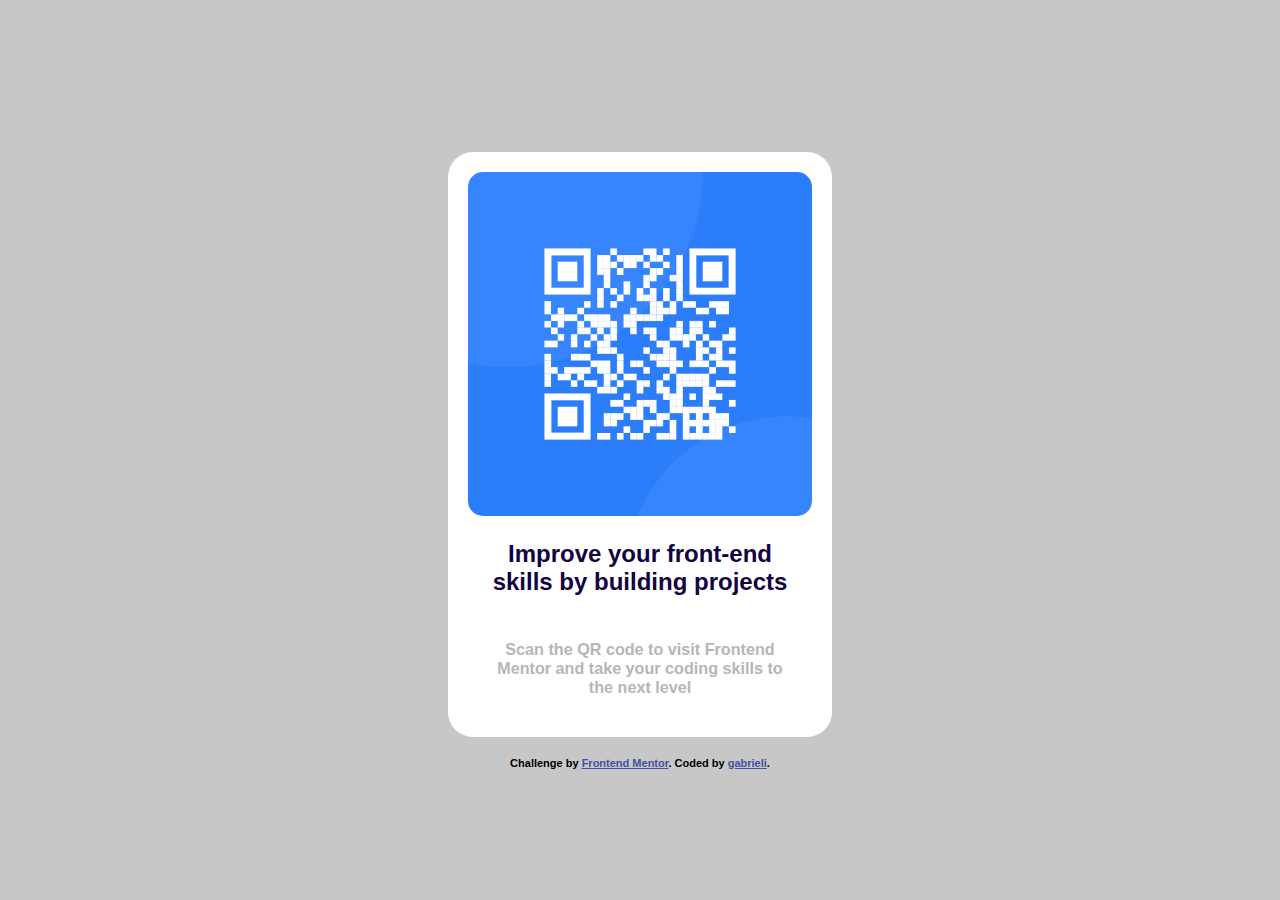
<file: qr-code-component-main/index.html>
<!DOCTYPE html>
<html lang="en">
<head>
  <meta charset="UTF-8">
  <meta name="viewport" content="width=device-width, initial-scale=1.0"> <!-- displays site properly based on user's device -->

  <link rel="icon" type="image/png" sizes="32x32" href="./images/favicon-32x32.png">
  <link rel="stylesheet" href="style.css">
  <title>Frontend Mentor | QR code component</title>

  <!-- Feel free to remove these styles or customise in your own stylesheet 👍 -->
  <style>
    .attribution { font-size: 11px; text-align: center; }
    .attribution a { color: hsl(228, 45%, 44%); }
  </style>
</head>
<body>

  <center><div class="container">
    <img src="/qr-code-component-main/images/image-qr-code.png" alt="qr-code" class="img" >
    <h1 class="title">Improve your front-end skills by building projects</h1>
    <p class="txt">Scan the QR code to visit Frontend Mentor and take your coding skills to the next level</p>
  </div></center>

  <div class="attribution">
    Challenge by <a href="https://www.frontendmentor.io?ref=challenge" target="_blank">Frontend Mentor</a>. 
    Coded by <a href="https://www.facebook.com/profile.php?id=100014323875029" target="_blank">gabrieli</a>.
  </div>
</body>
</html>
</file>
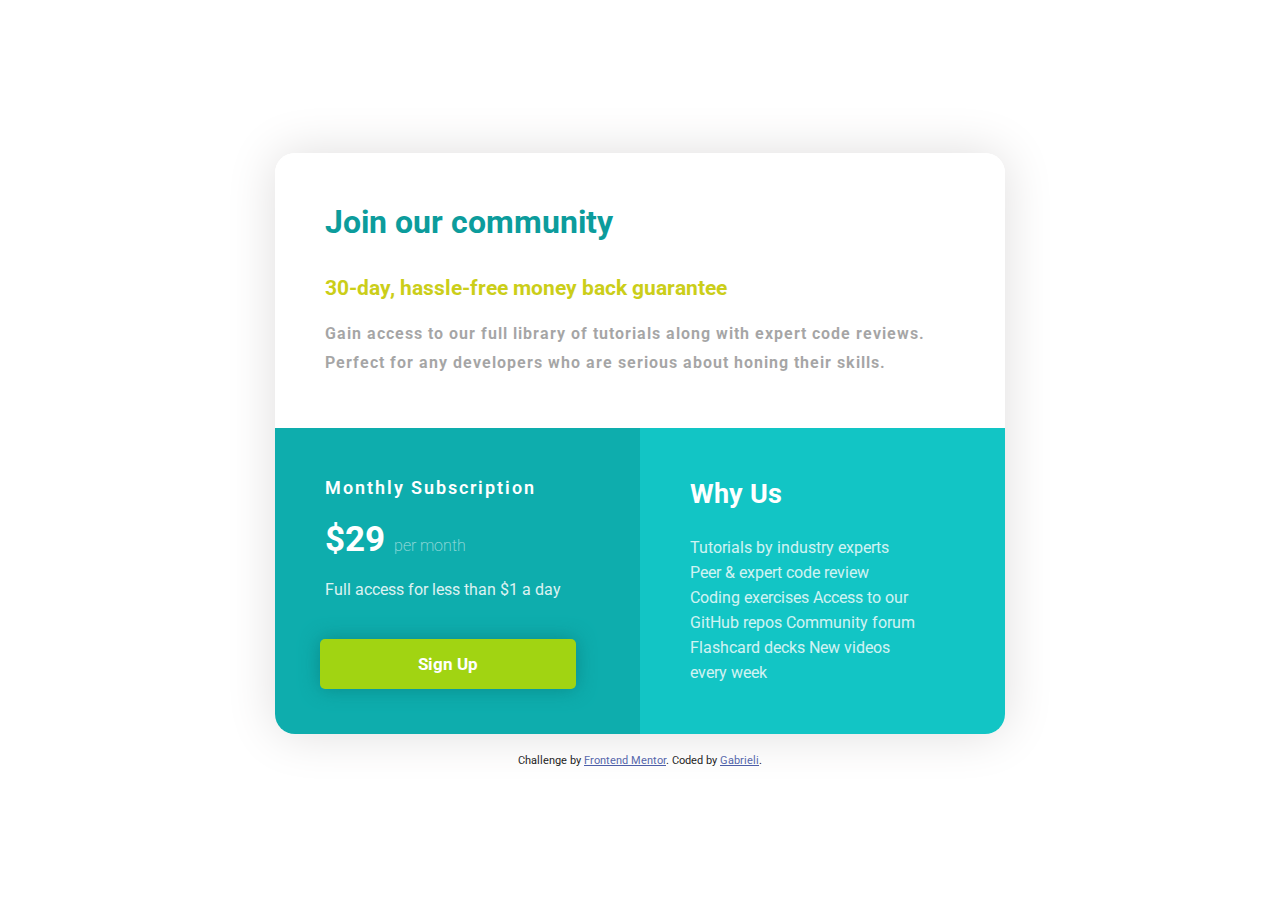
<file: single-price-grid-component-master/index.html>
<!DOCTYPE html>
<html lang="en">
<head>
  <meta charset="UTF-8">
  <meta name="viewport" content="width=device-width, initial-scale=1.0"> <!-- displays site properly based on user's device -->

  <link rel="icon" type="image/png" sizes="32x32" href="./images/favicon-32x32.png">
  
  <title>Frontend Mentor | Single Price Grid Component</title>
  <link rel="stylesheet" href="style.css">

  <!-- Feel free to remove these styles or customise in your own stylesheet 👍 -->
  <style>
    .attribution { font-size: 11px; text-align: center; }
    .attribution a { color: hsl(228, 45%, 44%); }
  </style>
</head>


<body>
   <main>
      <div class="div">
        <div class="first-section">
            <h1>Join our community</h1>
            <h2>30-day, hassle-free money back guarantee</h2>
            <p>
              Gain access to our full library of tutorials along with expert code reviews. 
              Perfect for any developers who are serious about honing their skills.
            </p>
        </div>

        <div class="second-section">
            <h1>Monthly Subscription</h1>
            <p id="usd">&dollar;29 <span>per month</span></p>
            <p id="txt">Full access for less than &dollar;1 a day</p>
            <button>Sign Up</button>
        </div>

        <div class="third-section">
            <h1>Why Us</h1>
            <p>
              Tutorials by industry experts
              Peer &amp; expert code review
              Coding exercises
              Access to our GitHub repos
              Community forum
              Flashcard decks
              New videos every week
          </p>
        </div>
        
      </div>
    </main>
    
  <footer>
    <p class="attribution">
      Challenge by <a href="https://www.frontendmentor.io?ref=challenge" target="_blank">Frontend Mentor</a>. 
      Coded by <a href="https://www.facebook.com/profile.php?id=100014323875029" target="_blank">Gabrieli</a>.
    </p>
  </footer>
</body>
</html>
</file>
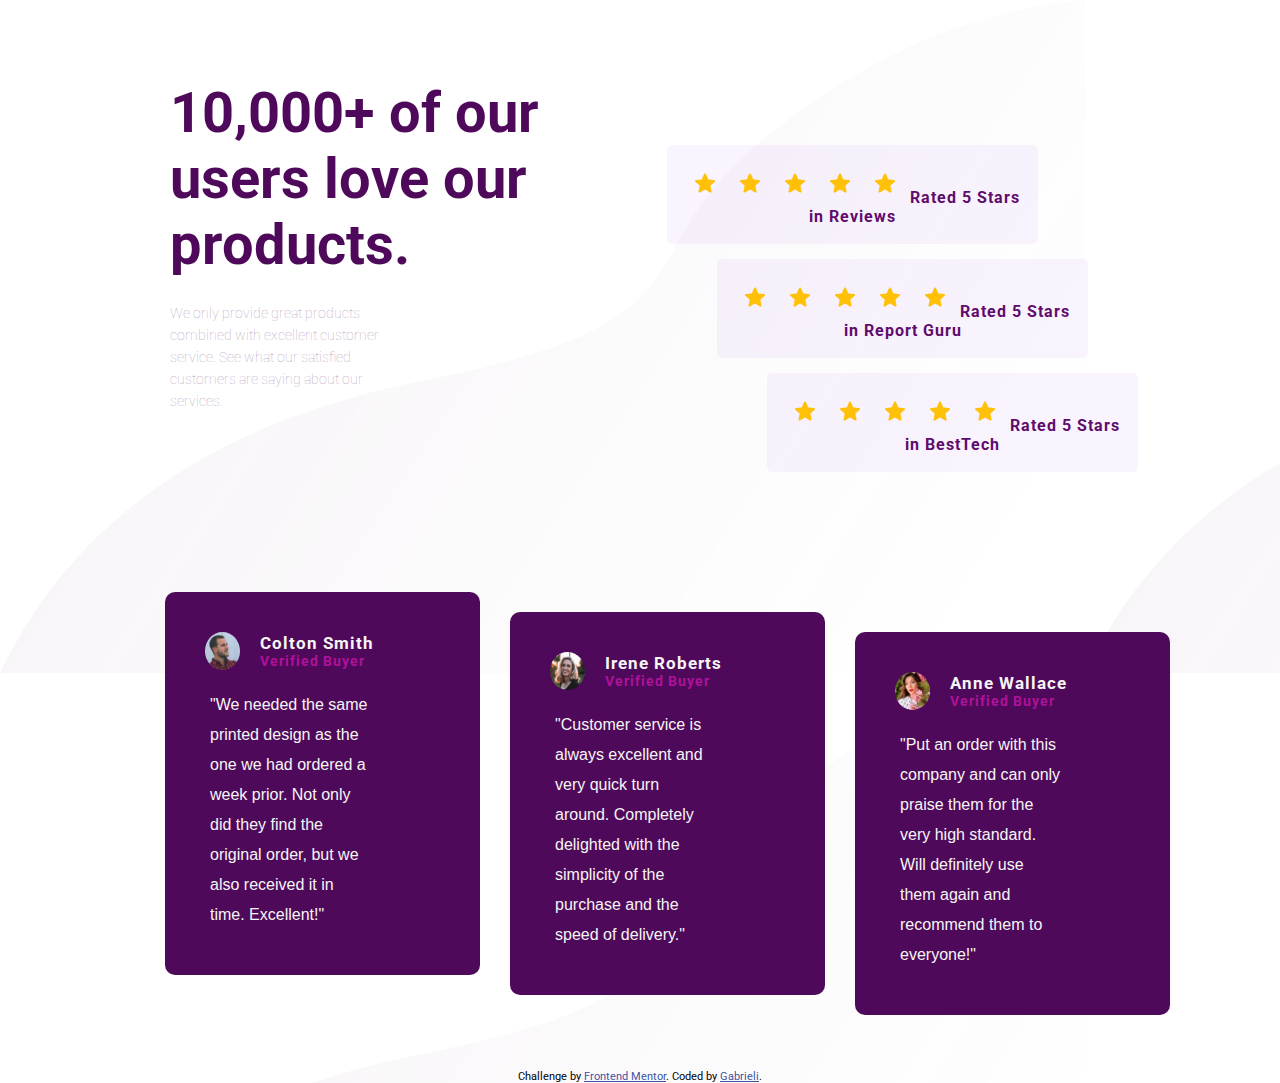
<file: social-proof-section-master/index.html>
<!DOCTYPE html>
<html lang="en">
  <head>
    <meta charset="UTF-8" />
    <meta name="viewport" content="width=device-width, initial-scale=1.0" />
    <!-- displays site properly based on user's device -->

    <link
      rel="icon"
      type="image/png"
      sizes="32x32"
      href="./images/favicon-32x32.png"
    />

    <title>Frontend Mentor | Social proof section</title>
    <link rel="stylesheet" href="style.css">
    <!-- Feel free to remove these styles or customise in your own stylesheet 👍 -->
    <style>
      .attribution {
        font-size: 11px;
        text-align: center;
      }
      .attribution a {
        color: hsl(228, 45%, 44%);
      }
    </style>
  </head>

  <body>
    <main>
      <div class="container1">

        <div class="div-1">
          <h1>10,000+ of our users love our products.</h1>
          <p>
            We only provide great products combined with excellent customer service.
            See what our satisfied customers are saying about our services.
          </p>
        </div>

        <div class="div-2">
      
          <p>
            <img class="star" src="/social-proof-section-master/images/star.png" alt="">
            <img class="star" src="/social-proof-section-master/images/star.png" alt="">
            <img class="star" src="/social-proof-section-master/images/star.png" alt="">
            <img class="star" src="/social-proof-section-master/images/star.png" alt="">
            <img class="star" src="/social-proof-section-master/images/star.png" alt="">
            Rated 5 Stars in Reviews
          </p>
          <p>
            <img class="star" src="/social-proof-section-master/images/star.png" alt="">
            <img class="star" src="/social-proof-section-master/images/star.png" alt="">
            <img class="star" src="/social-proof-section-master/images/star.png" alt="">
            <img class="star" src="/social-proof-section-master/images/star.png" alt="">
            <img class="star" src="/social-proof-section-master/images/star.png" alt="">
            Rated 5 Stars in Report Guru
          </p>
          <p>
            <img class="star" src="/social-proof-section-master/images/star.png" alt="">
            <img class="star" src="/social-proof-section-master/images/star.png" alt="">
            <img class="star" src="/social-proof-section-master/images/star.png" alt="">
            <img class="star" src="/social-proof-section-master/images/star.png" alt="">
            <img class="star" src="/social-proof-section-master/images/star.png" alt="">
            Rated 5 Stars in BestTech
          </p>
        </div>

      </div>

      <div class="container2">

        <div class="card1 card">
          <div class="img-name">
            <img class="person" src="/social-proof-section-master/images/image-colton.jpg" alt="">
            <div class="name">
              <h1>Colton Smith</h1>
              <h2>Verified Buyer</h2>
            </div>
          </div>
          <p>
            "We needed the same printed design as the one we had ordered a week prior.
            Not only did they find the original order, but we also received it in time.
            Excellent!"
          </p>
        </div>

        <div class="card2 card">
          <div class="img-name">
            <img class="person" src="/social-proof-section-master/images/image-irene.jpg" alt="">
            <div class="name">
              <h1>Irene Roberts</h1>
              <h2>Verified Buyer</h2>
            </div>
          </div>
          <p>
            "Customer service is always excellent and very quick turn around. Completely
            delighted with the simplicity of the purchase and the speed of delivery."
          </p>
        </div>
      
        <div class="card3 card">
          <div class="img-name">
            <img class="person" src="/social-proof-section-master/images/image-anne.jpg" alt="">
            <div class="name">
              <h1>Anne Wallace</h1>
              <h2>Verified Buyer</h2>
            </div>
          </div>
          <p>
            "Put an order with this company and can only praise them for the very high
            standard. Will definitely use them again and recommend them to everyone!"
          </p>
        </div>

      </div>
    </main>

    <div class="attribution">
      Challenge by
      <a href="https://www.frontendmentor.io?ref=challenge" target="_blank"
        >Frontend Mentor</a
      >. Coded by <a href="https://www.facebook.com/profile.php?id=100014323875029">Gabrieli</a>.
    </div>
  </body>
</html>
</file>
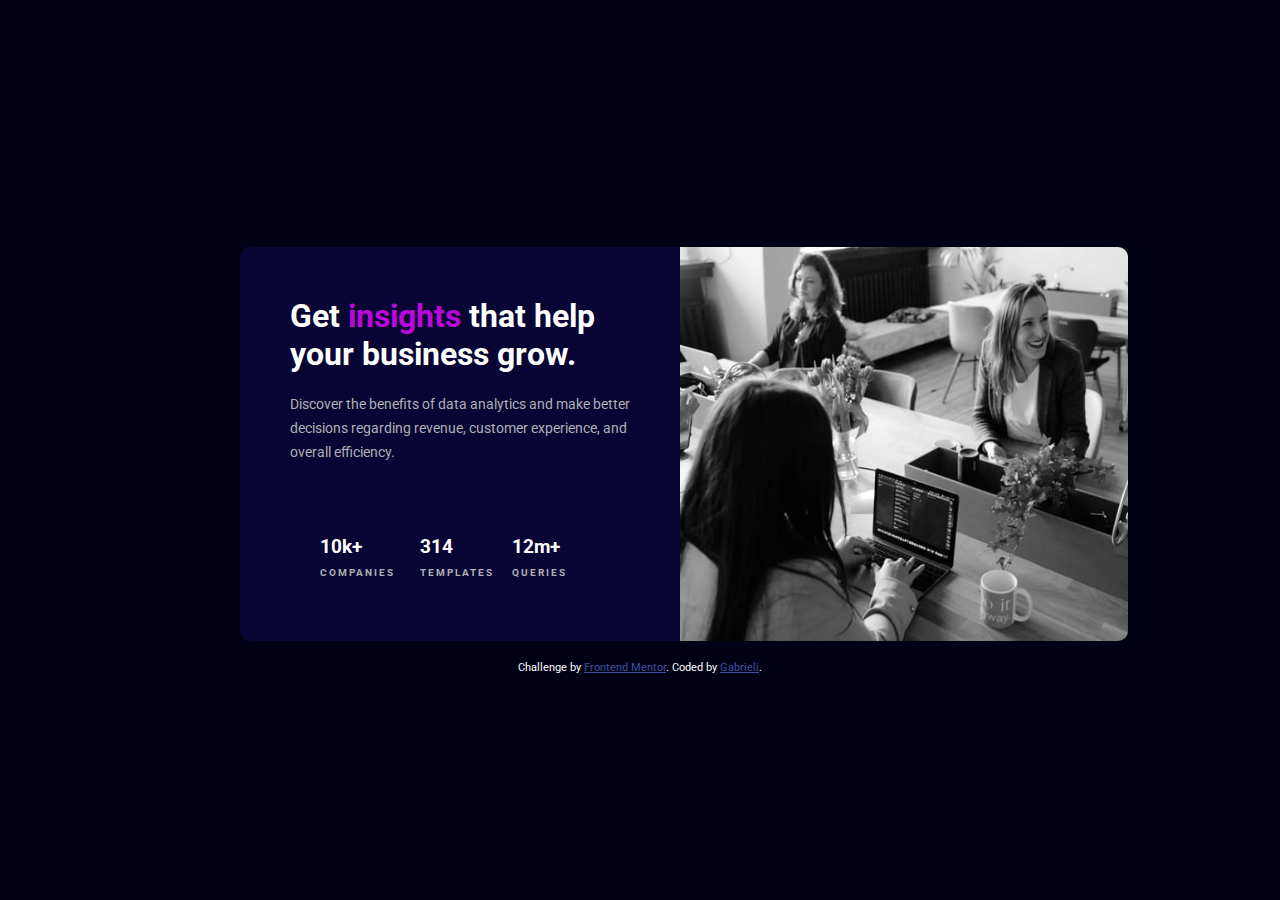
<file: stats-preview-card-component-main/index.html>
<!DOCTYPE html>
<html lang="en">
<head>
  <meta charset="UTF-8">
  <meta name="viewport" content="width=device-width, initial-scale=1.0"> <!-- displays site properly based on user's device -->

  <link rel="icon" type="image/png" sizes="32x32" href="./images/favicon-32x32.png">
  
  <title>Frontend Mentor | Stats preview card component</title>
  <link rel="stylesheet" href="style.css">

  <!-- Feel free to remove these styles or customise in your own stylesheet 👍 -->
  <style>
    .attribution { font-size: 11px; text-align: center; }
    .attribution a { color: hsl(228, 45%, 44%); }
  </style>
</head>
<body>

  <div class="container">

    <div class="all-txt">
      <h1 class="title">Get <span class="insights">insights</span> that help<br> your business grow.</h1>

      <p class="text">
          Discover the benefits of data analytics and make
          better decisions regarding revenue, customer
          experience, and overall efficiency. 
      </p>
      

      <div class="div">
        <p class="companies txt">10k+ <span id="txt">COMPANIES</span></p>
        <p class="templates txt">314 <span id="txt">TEMPLATES</span></p>
        <p class="queries txt">12m+ <span id="txt">QUERIES</span></p>
      </div>
    </div>
    <img src="/stats-preview-card-component-main/images/image-header-desktop.jpg" alt="">

  </div>

  <div class="attribution">
    Challenge by <a href="https://www.frontendmentor.io?ref=challenge" target="_blank">Frontend Mentor</a>. 
    Coded by <a href="https://www.facebook.com/profile.php?id=100014323875029" target="_blank">Gabrieli</a>.
  </div>

</body>
</html>
</file>
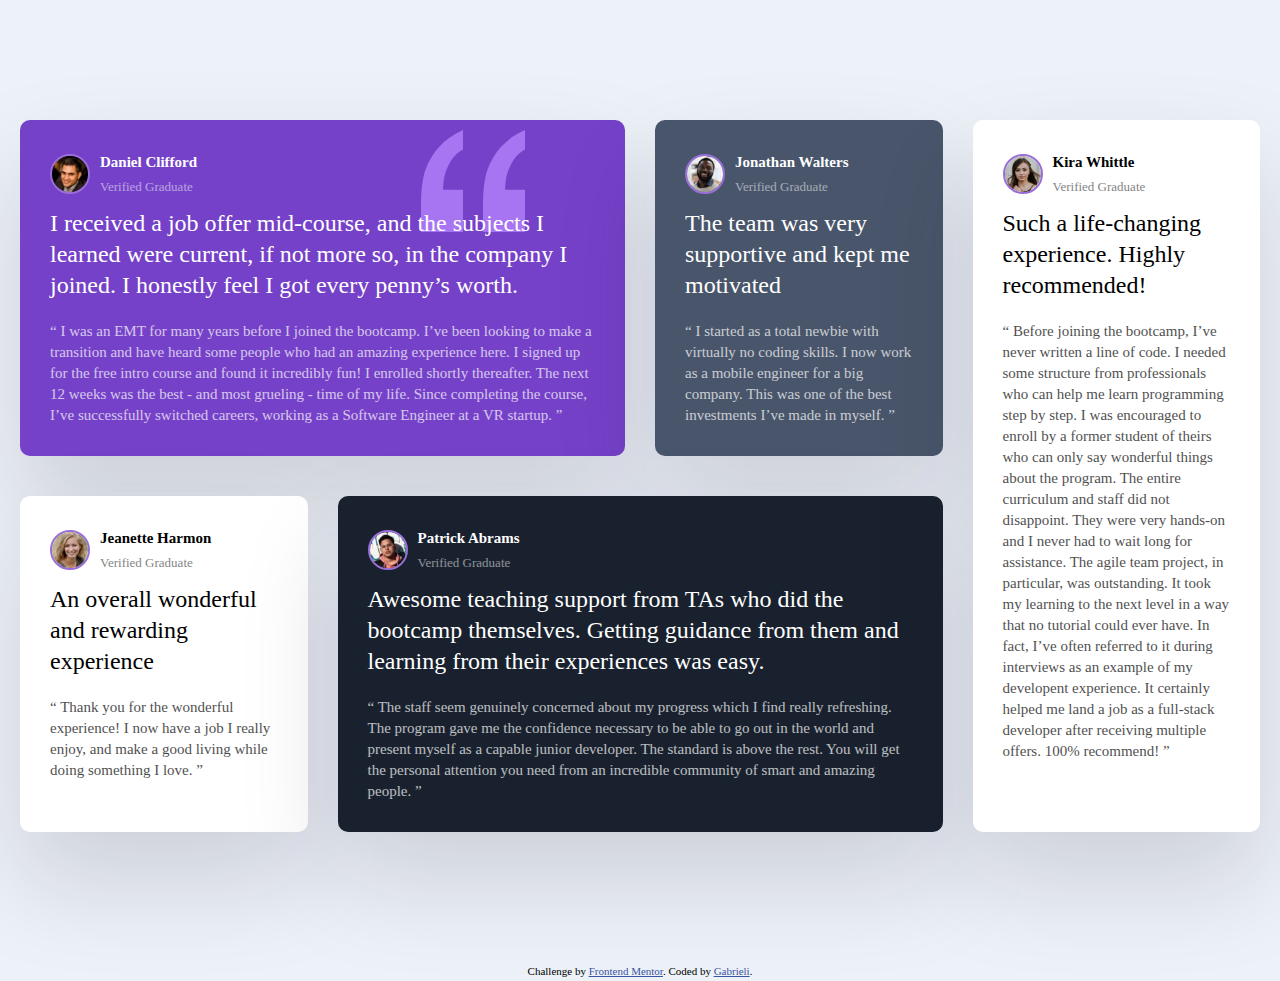
<file: testimonials-grid-section-main/index.html>
<!DOCTYPE html>
<html lang="en">
<head>
  <meta charset="UTF-8">
  <meta name="viewport" content="width=device-width, initial-scale=1.0"> <!-- displays site properly based on user's device -->

  <link rel="icon" type="image/png" sizes="32x32" href="./images/favicon-32x32.png">
  
  <title>Frontend Mentor | [Challenge Name Here]</title>
  <link rel="stylesheet" href="style.css">
  
  <!-- Feel free to remove these styles or customise in your own stylesheet 👍 -->
  <style>
    .attribution { font-size: 11px; text-align: center; }
    .attribution a { color: hsl(228, 45%, 44%); }
  </style>

</head>
<body>

  <!--ყველა ქარდი-->
  <div class="all">

    <!--პირველი ქარდი იასამნისფერი ქარდი-->
    <div class="card card--bg-purple">
      <header class="card__header">
        <img src="/testimonials-grid-section-main/images/image-daniel.jpg" alt="" class="card__img">
        <div>
          <h3>Daniel Clifford</h3>
          <p>Verified Graduate</p>
        </div>
      </header>
      <p class="card__lead">
          I received a job offer mid-course, and the subjects I learned were current, if not more so, 
          in the company I joined. I honestly feel I got every penny’s worth.
      </p>
      <p class="card__quote">
          “ I was an EMT for many years before I joined the bootcamp. I’ve been looking to make a 
          transition and have heard some people who had an amazing experience here. I signed up 
          for the free intro course and found it incredibly fun! I enrolled shortly thereafter. 
          The next 12 weeks was the best - and most grueling - time of my life. Since completing 
          the course, I’ve successfully switched careers, working as a Software Engineer at a VR startup. ”
      </p>
    </div>


    <!--მეორე ნაცრისფერი ქარდი-->
    <div class="card card--bg-grey">
      <header class="card__header">
          <img src="/testimonials-grid-section-main/images/image-jonathan.jpg" alt="" class="card__img">
          <div>
            <h3>Jonathan Walters</h3>
            <p>Verified Graduate</p>
          </div>
        </header>
        <p class="card__lead">
          The team was very supportive and kept me motivated
        </p>
        <p class="card__quote">
          “ I started as a total newbie with virtually no coding skills. I now work as a mobile engineer 
          for a big company. This was one of the best investments I’ve made in myself. ”
        </p>
    </div>


    <!--მესამე თეთრი ქარდი-->
    <div class="card card--bg-white">
      <header class="card__header">
        <img src="/testimonials-grid-section-main/images/image-jeanette.jpg" alt="" class="card__img">
        <div>
          <h3>Jeanette Harmon</h3>
          <p>Verified Graduate</p>
        </div>
      </header>
        <p class="card__lead">
          An overall wonderful and rewarding experience
        </p>
        <p class="card__quote">
          “ Thank you for the wonderful experience! I now have a job I really enjoy, and make a good living 
          while doing something I love. ”
        </p>
    </div>


  <!--მეოთხე შავი ქარდი-->
  <div class="card card--bg-black">
    <header class="card__header">
      <img src="/testimonials-grid-section-main/images/image-patrick.jpg" alt="" class="card__img">
      <div>
        <h3>Patrick Abrams</h3>
        <p>Verified Graduate</p>
      </div>
    </header>
      <p class="card__lead">
        Awesome teaching support from TAs who did the bootcamp themselves. Getting guidance from them and 
        learning from their experiences was easy.
      </p>
      <p class="card__quote">
        “ The staff seem genuinely concerned about my progress which I find really refreshing. The program 
        gave me the confidence necessary to be able to go out in the world and present myself as a capable 
        junior developer. The standard is above the rest. You will get the personal attention you need from 
        an incredible community of smart and amazing people. ”
      </p>
  </div>
      

   <!--მეხუთე თეთრი ქარდი-->
   <div class="card card--last">
    <header class="card__header">
      <img src="/testimonials-grid-section-main/images/image-kira.jpg" alt="" class="card__img">
      <div>
        <h3>Kira Whittle</h3>
        <p>Verified Graduate</p>
      </div>
    </header>
      <p class="card__lead">
        Such a life-changing experience. Highly recommended!
      </p>
      <p class="card__quote">
        “ Before joining the bootcamp, I’ve never written a line of code. I needed some structure from 
        professionals who can help me learn programming step by step. I was encouraged to enroll by a former 
        student of theirs who can only say wonderful things about the program. The entire curriculum and staff 
        did not disappoint. They were very hands-on and I never had to wait long for assistance. The agile team 
        project, in particular, was outstanding. It took my learning to the next level in a way that no tutorial 
        could ever have. In fact, I’ve often referred to it during interviews as an example of my developent 
        experience. It certainly helped me land a job as a full-stack developer after receiving multiple offers. 
        100% recommend! ”
      </p>
  </div>



  

  </div>
  <footer>
    <div class="attribution">
      Challenge by <a href="https://www.frontendmentor.io?ref=challenge" target="_blank">Frontend Mentor</a>. 
      Coded by <a href="https://www.facebook.com/profile.php?id=100014323875029">Gabrieli</a>.
    </div>
  </footer>
</body>
</html>
</file>
<file: qr-code-component-main/style.css>
@import url('https://fonts.googleapis.com/css2?family=Roboto:wght@300&display=swap');


* {
    margin: 0;
    padding: 0;
    box-sizing: border-box;

}
body{
    height: 100vh;
    font-family: 'outfit', sans-serif;
    font-weight: bold;
    display: flex;
    justify-content: center;
    align-items: center;
    flex-direction: column;
    background-color: rgb(200, 199, 199);
}

.container{
    margin: 20px;
    padding: 20px;
    display: flex;
    justify-content: center;
    flex-direction: column;
    max-width: 24rem;
    height: auto;
    border-radius: 25px;
    background-color: white;
}
.img{
    max-width: 24rem;
    border-radius: 15px;
    width: 100%;
}
.title{
    margin: 14px;
    padding: 10px;
    font-size: 1.5rem;
    color: rgb(20, 3, 65);
}
.txt{
    margin: 10px;
    padding: 10px;
    color: rgb(183, 182, 182);
    font-size: 1.01rem;
}
</file>
<file: single-price-grid-component-master/style.css>
@import url('https://fonts.googleapis.com/css2?family=Roboto:wght@300&display=swap');

*{
    margin: 0;
    padding: 0;
    box-sizing: border-box;
}
body{
    font-family: 'Roboto';
    display: flex;
    min-height: 100vh;
    flex-direction: column;
    align-items: center;
    justify-content: center;
}

/*მეინ გვერდი*/
/* main{
    position: relative;
    margin: 20px;
    border-radius: 20px;
    box-shadow: 0px 0px  50px rgb(223, 221, 221);
    display: grid;
    grid-template-columns: repeat(2, 1fr);
    border-radius: 20px;
} */

.div{
    position: relative;
    margin: 20px;
    border-radius: 20px;
    box-shadow: 0px 0px  50px rgb(223, 221, 221);
    display: grid;
    grid-template-columns: repeat(2, 1fr);
    border-radius: 20px;
}

/*პირველი სექშენი*/
.first-section{
    position: relative;
    display: flex;
    flex-direction: column;
    padding: 40px;
    background-color: white;
    grid-column: 1/3;
    border-top-left-radius: 20px;
    border-top-right-radius: 20px;
}

/*ელემენტებზე სათითაოდ სტილიზაცია*/
.first-section h1{
    position: relative;
    color: rgb(12, 156, 156);
    font-weight: bolder;
    margin: 5px;
    padding: 5px;
    margin-bottom: 20px;
}
.first-section h2{
    font-weight: bolder;
    margin: 5px;
    padding: 5px;
    color: rgb(203, 206, 25);
    font-size: 1.3rem;
}
.first-section p{
    color: black;
    opacity: 35%;
    font-weight: bolder;
    margin: 5px;
    padding: 5px;
    width: 40rem;
    line-height: 1.8rem;
    letter-spacing: 1px;
}

/*მეორე სექშენი*/
.second-section{
    position: relative;
    display: flex;
    flex-direction: column;
    background-color: rgb(14, 173, 173);
    padding: 40px;
    color: white;
    border-bottom-left-radius: 20px;
}

/*ელემენტებზე სათითაოდ სტილიზაცია*/
.second-section h1{
    font-size: 1.1rem;
    margin: 5px;
    padding: 5px;
    letter-spacing: 2px;
    font-weight: 600;
}
#usd{
    font-size: 2.2rem;
    font-weight: bolder;
    margin: 5px;
    padding: 5px;
}
span{
    font-size: 1rem;
    font-weight: 200;
    opacity: 60%;
}
#txt{
    margin: 5px;
    padding: 5px;
    opacity: 85%;
}
button{
    width: 16rem;
    font-size: 1.05rem;
    margin: 5px;
    padding: 10px;
    font-family: 'Roboto';
    font-weight: bolder;
    color: white;
    background-color: rgb(161, 212, 18);
    border: none;
    border-radius: 5px;
    box-shadow: 0px 0px 20px rgb(10, 138, 138);
    height: 3.1rem;
    margin-top: 30px;
}


/*მესამე სექშენი*/
.third-section{
    padding: 40px;
    background-color: rgb(18, 197, 197);
    color: white;
    border-bottom-right-radius: 20px;
}

/*სათითაო სტილიზაცია*/
.third-section h1{
    font-size: 1.7rem;
    margin: 5px;
    padding: 5px;
}
.third-section p{
    position: relative;
    margin: 5px;
    padding: 5px;
    opacity: 80%;
    line-height: 25px;
    width: 15rem;
    top: 10px;
}

/*რისპონსივი*/

@media screen and (max-width: 768px) {
    .div {
        grid-template-columns: 1fr;
    }
    .first-section,
    .second-section,
    .third-section {
        padding: 20px;
    }
    .first-section h1 {
        font-size: 1.5rem;
    }
    .first-section h2 {
        font-size: 1rem;
    }
    .first-section p {
        width: 100%;
    }
    .second-section h1 {
        font-size: 1rem;
    }
    #usd {
        font-size: 1.8rem;
    }
    span {
        font-size: 0.9rem;
    }
    #txt {
        font-size: 0.9rem;
    }
    button {
        width: 100%;
        font-size: 0.9rem;
    }
}

@media screen and (max-width: 508px){
    .div{
        grid-template-columns: 1fr;
    }
    .first-section{
        grid-row: 1;
    }
    .second-section{
        grid-row: 2;
        border-bottom-left-radius: 0px;
    }
    .third-section{
        grid-row: 3;
        border-bottom-left-radius: 20px;

    }
}
</file>
<file: social-proof-section-master/style.css>
@import url('https://fonts.googleapis.com/css2?family=Roboto:wght@900&display=swap');

*{
    margin: 0;
    padding: 0;
    box-sizing: border-box;
}
/* body */
body{
    font-family: 'Roboto', sans-serif;
    min-height: 100vh;
    background-color: white;
    display: flex;
    flex-direction: column;
    justify-content: center;
    align-items: center;
    background: url(../social-proof-section-master/images/bg-pattern-bottom-desktop.svg);
}
/*მეინ გვერდი*/
main{
    margin: 20px;
    padding: 20px;
}

/* პირველი კონტაინერი სათაური ვარსკვლავები და ტექსტები */
.container1{
    position: relative;
    display: flex;
    margin: 10px;
    padding: 10px;
}

/*სათური*/
.div-1{
    display: flex;
    flex-direction: column;
    margin-top: 10px;
    margin-left: 100px;
}

/*სათითაოდ სტილიზაცია*/
/* პირველი კონტაინერის სათაური*/
.container1 h1{
    color: rgb(79, 9, 90);
    font-size: 3.5rem;
    max-width: 72%;
    margin: 5px;
    padding: 5px;
    font-weight: bold;
}

.star{
    position: relative;
    width: 30px;
    /* right: 30px; */
    margin: 5px;
    padding: 5px;
}

.div-1 p{
    color: rgb(79, 9, 90);
    font-size: 0.9rem;
    opacity: 40%;
    margin: 5px;
    padding: 5px;
    margin-top: 10px;
    max-width: 40%;
    font-weight: 100;
    line-height: 22px;
}
.div-2{
    margin: 20px;
    padding: 20px;
    /* margin-right: 245px; */
    margin-right: 14%;
    margin-top: 50px;
}
.div-2 p{
    color: rgb(95, 11, 108);
    background-color: rgba(137, 43, 226, 0.051);
    width: 130%;
    text-align: center;
    padding: 18px;
    border-radius: 5px;
    font-weight: bold;
    letter-spacing: 1px;
    margin: 15px;
    position: relative;
}
.div-2 p:nth-of-type(1){
    right: 100px;
}
.div-2 p:nth-of-type(2){
    right: 50px;
}


/* მეორე კონტაინერი სადაც მოთავსებულია ქარდები*/
.container2{
    margin: 20px;
    padding: 20px;
    position: relative;
    display: flex;
    margin-left: 90px;
}

/* პროფილის სურათები*/
.person{
    border-radius: 50%;
    width: 15%;
}

/* ქარდები*/
.card{
    background-color: rgb(79, 9, 90);
    margin: 15px;
    padding: 30px;
    border-radius: 10px;
    width: 30%;
    position: relative;
}

/* სათითოდ სტილიზაცია*/
.img-name{
    display: flex;
    gap: 20px;
    font-size: 0.6rem;
    margin: 5px;
    padding: 5px;
    letter-spacing: 1px;
}
.name{
    margin-top: 1px;
    font-weight: bold;
}
.name h1{
    font-size: 1.05rem;
    color: whitesmoke;
}
.name h2{
    color: rgba(195, 19, 168, 0.844);
}
.card p{
    font-weight: bold;
    margin: 5px;
    padding: 10px;
    color: whitesmoke;
    font-weight: 100;
    font-family: sans-serif;
    line-height: 30px;
    max-width: 71%;
}
.card2{
    top: 20px;
}
.card3{
    top: 40px;
}

@media screen and (max-width: 1128px){
    body{
        justify-content: center;
        align-items: center;
    }
    .container1{
        flex-direction: column;
        max-width: 100%;
    }
    .div-1{
        position: relative;
        max-width: 100%;
        justify-content: center;
        align-items: center;
        text-align: center;
        right: 50px;
    }
    .div-1 h1{
        max-width: 100%;
    }
    .div-1 p{
        max-width: 100%;
    }
    .div-2{
        max-width: 100%;
        margin: 0;
        justify-content: center;
        align-items: center;
    }
    .div-2 p{
        max-width: 100%;
        left: -15px;
    }
    .container2{
        flex-direction: column;
        max-width: 100%;
        justify-content: center;
        align-items: center;
        
    }
    .card{
        width: 125%;
        margin: 0;
        right: 35px;
    }
    

}
</file>
<file: stats-preview-card-component-main/style.css>
@import url('https://fonts.googleapis.com/css2?family=Roboto:wght@300&display=swap');

*{
    margin: 0;
    padding: 0;
    box-sizing: border-box;
    color: white;
}
body{
    height: 100vh;
    font-family: 'Roboto';
    background-color: rgb(1, 1, 22);
    display: flex;
    flex-direction: column;
    justify-content: center;
    align-items: center;
}

/* მთლიანი კონტაინერი */
.container{
    position: relative;
    margin: 20px;
    display: flex;
    background-color: rgb(8, 4, 51);
    max-width: 50rem;
    border-radius: 10px;
}
/* მარცხენა მხარეს განლაგებული ტექსტი */
.all-txt{
    margin: 20px;
    padding: 20px;
    display: flex;
    flex-direction: column;
    width: 25rem;
}
/* სურათი */
img{
    width: 28rem;
    border-top-right-radius: 10px;
    border-bottom-right-radius: 10px;
    background-image: url(/stats-preview-card-component-main/images/image-header-desktop.jpg) no-repeat;
    background-color: rgba(173, 0, 0, 0.5);
}
/* სათაური */
.title{
    margin: 5px;
    padding: 5px;
    width: 500px;
}
.insights{
    color: rgb(188, 7, 220);
}

/* ტექსტი */

.text{
    margin: 5px;
    padding: 5px;
    line-height: 1.5rem;
    color: rgb(174, 177, 180);
    font-size: 0.9rem;
}

.div{
    position: relative;
    margin: 20px;
    top: 20px;
    padding: 20px;
    display: flex;
    font-weight: bold;
    font-size: 1.2rem;
    
}
#txt{
    font-size: 1rem;
    letter-spacing: 2px;
    font-size: 0.6rem;
    color: rgb(174, 177, 180);
}
.attribution a{
    color: rgb(188, 7, 220);
}
</file>
<file: testimonials-grid-section-main/style.css>
@import url('https://fonts.googleapis.com/css2?family=Roboto:ital,wght@1,100&display=swap');


*{
    margin: 0;
    padding: 0;
    box-sizing: border-box;
}
body{
    background: #edf2f8;
    font-family: 'Barlow Smi Condesed' sans-serif;
    line-height: 1.7;
    font-size: 13px;
}
.all{
    max-width: 1440px;
    margin: 100px auto;
    padding: 20px;
    display: grid;
    grid-template-columns: repeat(4, 1fr);
    gap: 30px;
}

.card{
    background: #fff;
    border-radius: 10px;
    padding: 30px;
    box-shadow:  rgba(17, 12, 46, 0.15) 0px 48px 100px 0px;
    margin-bottom: 10px;
}

.card__header{
    display: flex;
    align-items: center;
    margin-bottom: 10px;
}

.card__header h3{
    font-size: 15px;
}

.card__header p{
    opacity: 50%;
}

.card__img{
    width: 40px;
    height: 40px;
    border-radius: 50%;
    border: 2px solid #996ed9;
    margin-right: 10px;
}

 .card__lead{
    font-size: 1.5rem;
    font-weight: 500;
    line-height: 1.3;
    margin-bottom: 20px;
 }

.card__quote{
    font-size: 15px;
    font-weight: 500;
    line-height: 1.4;
    opacity: 70%;
 }

 .card--bg-purple{
    background: hsl(263, 55%, 52%);
    color: #fff;
    background-image: url('./images/bg-pattern-quotation.svg');
    background-repeat: no-repeat;
    background-position: top 10px right 100px;
 }

 .card--bg-grey {
    background: hsl(217, 19%, 35%);
    color: #fff;
 }

 .card--bg-black {
    background: hsl(219, 29%, 14%);
    color: #fff;
 }

 footer{
    text-align: center;
 }



.card:nth-of-type(1){
    grid-column: 1/3;
}
.card:nth-of-type(3){
    grid-column: 1;
 }
.card:nth-of-type(4){
    grid-column: 2/4;
}
.card:nth-of-type(5){
    grid-column: 4;
    grid-row: 1/3;
 }

@media(max-width: 697px){
    .all{
        grid-template-columns: 1fr;
        width: 100%;
    }
    .card:nth-of-type(1){
        grid-column: 1;
        grid-row: 1;
    }
    .card:nth-of-type(4){
        grid-column: 1;
    }
    .card:nth-of-type(5){
        grid-column: 1;
        grid-row: 5;
     }
}
</file>
